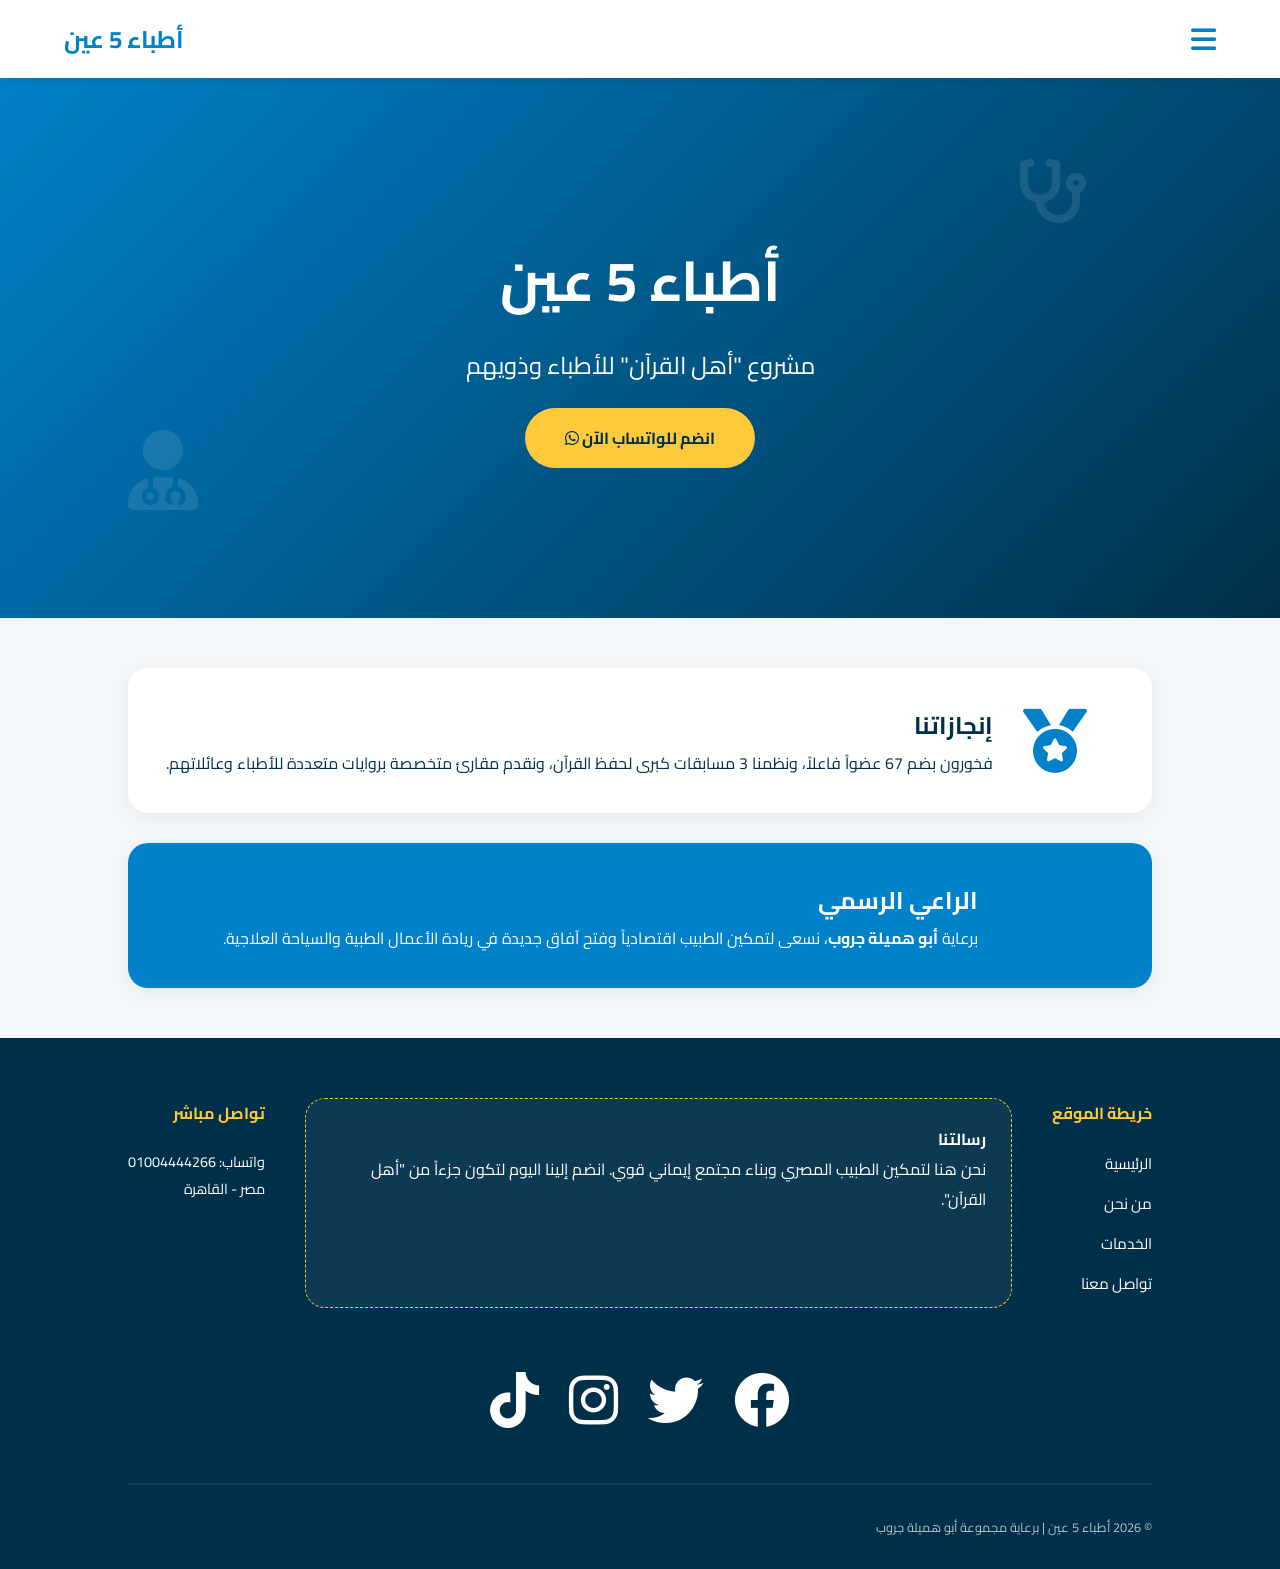
<file: index.html>
<!DOCTYPE html>
<html lang="ar" dir="rtl">
<head>
    <meta charset="UTF-8">
    <meta name="viewport" content="width=device-width, initial-scale=1.0">
    <title>أطباء 5 عين | الرئيسية</title>
    <link href="https://fonts.googleapis.com/css2?family=Cairo:wght@400;700;900&display=swap" rel="stylesheet">
    <link rel="stylesheet" href="https://cdnjs.cloudflare.com/ajax/libs/font-awesome/6.0.0/css/all.min.css">
    
    <style>
        :root {
            --primary-blue: #0081C9;
            --dark-blue: #003049;
            --gold: #FFC93C;
            --white: #ffffff;
            --light-bg: #f4f7f9;
        }

        * { box-sizing: border-box; margin: 0; padding: 0; }

        body {
            font-family: 'Cairo', sans-serif;
            background-color: var(--light-bg);
            color: var(--dark-blue);
            overflow-x: hidden;
        }

        /* --- الهيدر (غير مثبت كما طلبت) --- */
        header.main-nav {
            display: flex;
            justify-content: space-between;
            align-items: center;
            padding: 12px 5%;
            background: var(--white);
            box-shadow: 0 2px 10px rgba(0,0,0,0.1);
            position: relative; /* ثابت في مكانه بالأعلى ولا ينزل مع الشاشة */
            z-index: 1000;
        }

        .menu-icon {
            font-size: 1.8rem;
            cursor: pointer;
            color: var(--primary-blue);
        }

        /* --- القائمة الجانبية المدمجة --- */
        .side-menu {
            display: none;
            position: absolute;
            top: 65px;
            right: 5%;
            background: var(--white);
            box-shadow: 0 10px 30px rgba(0,0,0,0.15);
            border-radius: 15px;
            padding: 20px;
            z-index: 2000;
            min-width: 220px;
        }

        .side-menu ul { list-style: none; }
        .side-menu li { margin-bottom: 15px; border-bottom: 1px solid #f0f0f0; padding-bottom: 8px; }
        .side-menu li:last-child { border: none; }
        .side-menu a { text-decoration: none; color: var(--dark-blue); font-weight: 700; display: block; }

        /* --- الواجهة (Hero) --- */
        .hero {
            min-height: 60vh;
            background: linear-gradient(135deg, var(--primary-blue), var(--dark-blue));
            position: relative;
            display: flex;
            align-items: center;
            justify-content: center;
            text-align: center;
            color: var(--white);
            overflow: hidden;
            padding: 40px 20px;
        }

        .bg-icon { position: absolute; opacity: 0.1; animation: float 6s infinite ease-in-out; pointer-events: none; }
        @keyframes float { 0%, 100% { transform: translateY(0); } 50% { transform: translateY(-15px); } }

        /* --- الكروت والمحتوى --- */
        .section-home { padding: 50px 10%; }
        .card-wrapper { display: flex; flex-direction: column; gap: 30px; }
        .info-card {
            display: flex;
            align-items: center;
            padding: 35px;
            border-radius: 20px;
            background: var(--white);
            box-shadow: 0 5px 20px rgba(0,0,0,0.05);
        }
        .info-card:nth-child(even) { flex-direction: row-reverse; background: var(--primary-blue); color: var(--white); }
        .info-card i { font-size: 4rem; margin: 0 30px; color: var(--primary-blue); }
        .info-card:nth-child(even) i { color: var(--gold); }

        .cta-btn {
            display: inline-block;
            margin-top: 20px;
            padding: 15px 40px;
            background: var(--gold);
            color: var(--dark-blue);
            text-decoration: none;
            border-radius: 50px;
            font-weight: bold;
            transition: 0.3s;
        }

        /* --- الفوتر الغني (أيقونات كبيرة + عناوين) --- */
        footer {
            background: var(--dark-blue);
            color: var(--white);
            padding: 60px 10% 30px;
        }

        .footer-content {
            display: flex;
            flex-wrap: wrap;
            justify-content: space-between;
            gap: 40px;
            margin-bottom: 40px;
            text-align: right;
        }

        .footer-links h4 { color: var(--gold); margin-bottom: 20px; }
        .footer-links ul { list-style: none; }
        .footer-links li { margin-bottom: 10px; }
        .footer-links a { color: var(--white); text-decoration: none; font-size: 0.95rem; }

        .cta-footer {
            flex: 1.5;
            background: rgba(255, 255, 255, 0.05);
            padding: 25px;
            border-radius: 20px;
            border: 1px dashed var(--gold);
        }

        .social-icons {
            display: flex;
            justify-content: center;
            gap: 30px;
            margin-top: 30px;
        }

        .social-icons a {
            color: var(--white);
            font-size: 3.5rem; /* حجم كبير جداً للأيقونات */
            transition: 0.3s;
        }

        .social-icons a:hover { color: var(--gold); transform: translateY(-5px); }

        @media (max-width: 768px) {
            .info-card, .info-card:nth-child(even) { flex-direction: column; text-align: center; }
            .info-card i { margin: 0 0 20px 0; }
            .footer-content { text-align: center; justify-content: center; }
        }
    </style>
</head>
<body>

<header class="main-nav">
    <div class="menu-icon" onclick="toggleMenu()">
        <i class="fas fa-bars"></i>
    </div>

    <div id="sideMenu" class="side-menu">
        <ul>
            <li><a href="#">الرئيسية</a></li>
            <li><a href="#">من نحن</a></li>
            <li><a href="#">الخدمات</a></li>
            <li><a href="#">تواصل معنا</a></li>
        </ul>
    </div>

    <h3 style="margin:0; color:var(--primary-blue); font-size: 1.5rem;">أطباء 5 عين</h3>
</header>

<section class="hero">
    <i class="fas fa-user-md bg-icon" style="bottom:20%; left:10%; font-size:5rem;"></i>
    <i class="fas fa-stethoscope bg-icon" style="top:15%; right:15%; font-size:4rem;"></i>
    
    <div style="z-index: 10;">
        <h1 style="font-size: 3.5rem; margin-bottom: 10px;">أطباء 5 عين</h1>
        <p style="font-size: 1.5rem;">مشروع "أهل القرآن" للأطباء وذويهم</p>
        <a href="https://chat.whatsapp.com/GiQooG1eZWK7NS5AZQJdMi" target="_blank" class="cta-btn">
            انضم للواتساب الآن <i class="fab fa-whatsapp"></i>
        </a>
    </div>
</section>

<section class="section-home">
    <div class="card-wrapper">
        <div class="info-card">
            <i class="fas fa-medal"></i>
            <div class="card-text">
                <h2>إنجازاتنا</h2>
                <p>فخورون بضم 67 عضواً فاعلاً، ونظمنا 3 مسابقات كبرى لحفظ القرآن، ونقدم مقارئ متخصصة بروايات متعددة للأطباء وعائلاتهم.</p>
            </div>
        </div>

        <div class="info-card">
            <i class="fas fa-building-user"></i>
            <div class="card-text">
                <h2>الراعي الرسمي</h2>
                <p>برعاية <b>أبو هميلة جروب</b>، نسعى لتمكين الطبيب اقتصادياً وفتح آفاق جديدة في ريادة الأعمال الطبية والسياحة العلاجية.</p>
            </div>
        </div>
    </div>
</section>

<footer>
    <div class="footer-content">
        <div class="footer-links">
            <h4>خريطة الموقع</h4>
            <ul>
                <li><a href="#">الرئيسية</a></li>
                <li><a href="#">من نحن</a></li>
                <li><a href="#">الخدمات</a></li>
                <li><a href="#">تواصل معنا</a></li>
            </ul>
        </div>

        <div class="cta-footer">
            <h4>رسالتنا</h4>
            <p>نحن هنا لتمكين الطبيب المصري وبناء مجتمع إيماني قوي. انضم إلينا اليوم لتكون جزءاً من "أهل القرآن".</p>
        </div>

        <div class="footer-links">
            <h4>تواصل مباشر</h4>
            <p style="font-size: 0.9rem;">واتساب: 01004444266<br>مصر - القاهرة</p>
        </div>
    </div>

    <div class="social-icons">
        <a href="https://www.facebook.com/share/14aYzBfgkQr/" target="_blank"><i class="fab fa-facebook"></i></a>
        <a href="https://x.com/doctors5eyes" target="_blank"><i class="fab fa-twitter"></i></a>
        <a href="https://www.instagram.com/doctors5eyes" target="_blank"><i class="fab fa-instagram"></i></a>
        <a href="https://vm.tiktok.com/ZS9LNbrke2kYS-IWZmc/" target="_blank"><i class="fab fa-tiktok"></i></a>
    </div>

    <hr style="opacity: 0.1; margin: 30px 0;">
    <p style="font-size: 0.8rem; opacity: 0.7;">© 2026 أطباء 5 عين | برعاية مجموعة أبو هميلة جروب</p>
</footer>

<script>
    function toggleMenu() {
        var menu = document.getElementById("sideMenu");
        menu.style.display = (menu.style.display === "block") ? "none" : "block";
    }

    // إغلاق القائمة عند الضغط خارجها
    window.onclick = function(event) {
        if (!event.target.matches('.menu-icon') && !event.target.matches('.fa-bars')) {
            var menu = document.getElementById("sideMenu");
            if (menu && menu.style.display === "block") {
                menu.style.display = "none";
            }
        }
    }
</script>

</body>
</html>
</file>
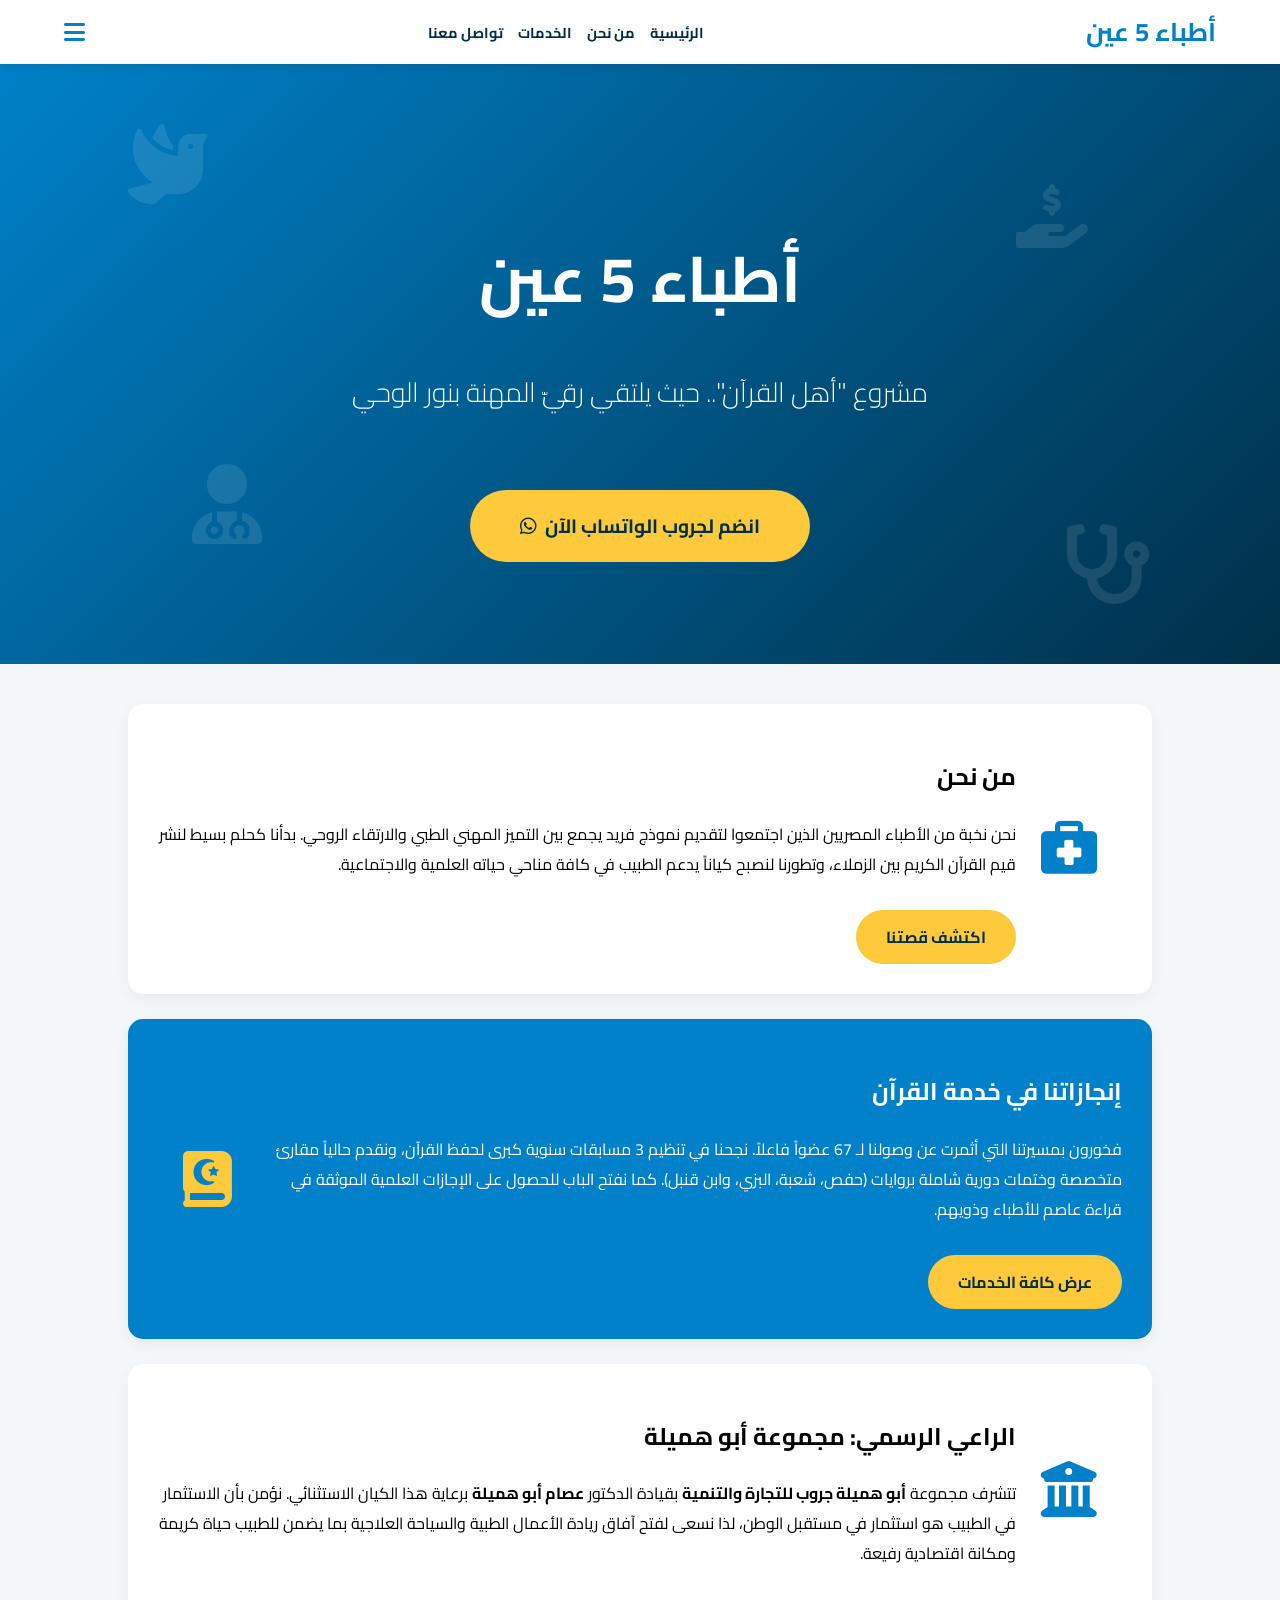
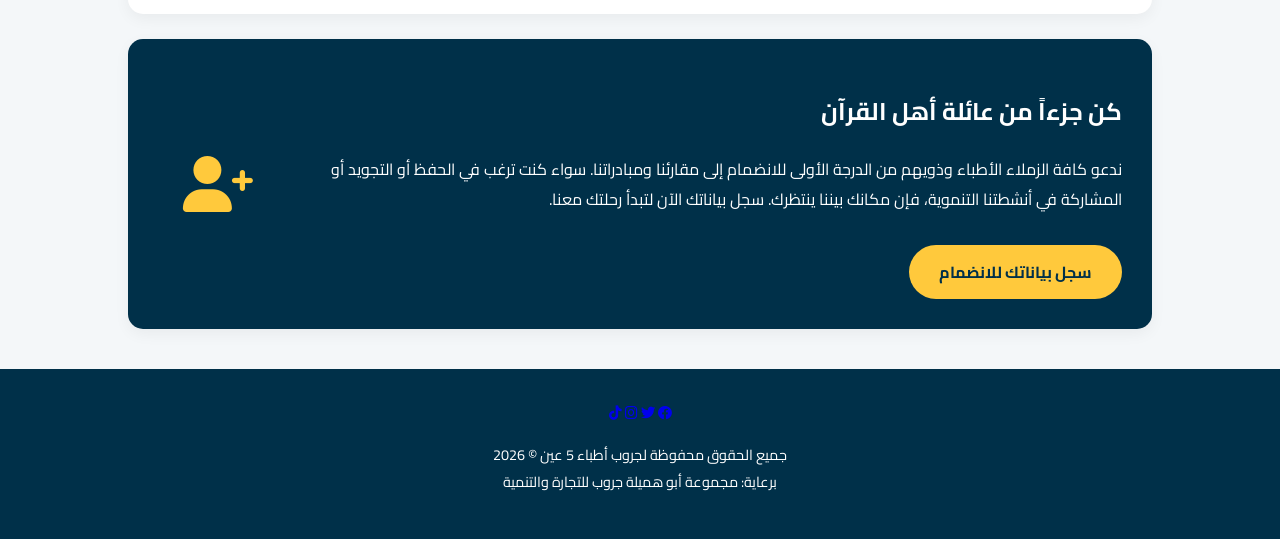
<file: my-website/index.html>
<!DOCTYPE html>
<html lang="ar">
<head>
    <meta charset="UTF-8">
    <title>أطباء 5 عين | الرئيسية</title>
    <link rel="stylesheet" href="style.css">
    <link href="https://fonts.googleapis.com/css2?family=Cairo:wght@400;700;900&display=swap" rel="stylesheet">
    <link rel="stylesheet" href="https://cdnjs.cloudflare.com/ajax/libs/font-awesome/6.0.0/css/all.min.css">
</head>
<body>

<header class="main-nav">
    <h3 style="margin:0; color:var(--primary-blue); font-size: 1.6rem;">أطباء 5 عين</h3>
    <ul class="nav-links">
        <li><a href="index.html">الرئيسية</a></li>
        <li><a href="about.html">من نحن</a></li>
        <li><a href="services.html">الخدمات</a></li>
        <li><a href="contact.html">تواصل معنا</a></li>
    </ul>
    <div class="menu-icon" style="font-size: 1.5rem; cursor: pointer; color: var(--primary-blue);"><i class="fas fa-bars"></i></div>
</header>

<section class="hero">
    <i class="fas fa-dove bg-icon" style="top:10%; left:10%; font-size:5rem;"></i>
    <i class="fas fa-stethoscope bg-icon" style="bottom:10%; right:10%; font-size:5rem;"></i>
    <i class="fas fa-hand-holding-dollar bg-icon" style="top:20%; right:15%; font-size:4rem;"></i>
    <i class="fas fa-user-md bg-icon" style="bottom:20%; left:15%; font-size:5rem;"></i> <div style="z-index: 10;">
        <h1 style="font-size: 4rem; margin-bottom: 10px;">أطباء 5 عين</h1>
        <p style="font-size: 1.7rem; font-weight: 300;">مشروع "أهل القرآن".. حيث يلتقي رقيّ المهنة بنور الوحي</p>
        <br>
        <a href="https://chat.whatsapp.com/GiQooG1eZWK7NS5AZQJdMi" target="_blank" class="cta-btn" style="background:var(--gold); color:var(--dark-blue); padding:18px 50px; font-size: 1.2rem; border-radius: 50px;">انضم لجروب الواتساب الآن <i class="fab fa-whatsapp"></i></a>
    </div>
</section>

<section class="section-home">
    <div class="card-wrapper">
        
        <div class="info-card">
            <i class="fas fa-briefcase-medical"></i>
            <div class="card-text">
                <h2>من نحن</h2>
                <p>نحن نخبة من الأطباء المصريين الذين اجتمعوا لتقديم نموذج فريد يجمع بين التميز المهني الطبي والارتقاء الروحي. بدأنا كحلم بسيط لنشر قيم القرآن الكريم بين الزملاء، وتطورنا لنصبح كياناً يدعم الطبيب في كافة مناحي حياته العلمية والاجتماعية.</p>
                <a href="about.html" class="cta-btn">اكتشف قصتنا</a>
            </div>
        </div>

        <div class="info-card">
            <i class="fas fa-book-quran"></i>
            <div class="card-text">
                <h2>إنجازاتنا في خدمة القرآن</h2>
                <p>فخورون بمسيرتنا التي أثمرت عن وصولنا لـ 67 عضواً فاعلاً. نجحنا في تنظيم 3 مسابقات سنوية كبرى لحفظ القرآن، ونقدم حالياً مقارئ متخصصة وختمات دورية شاملة بروايات (حفص، شعبة، البزي، وابن قنبل). كما نفتح الباب للحصول على الإجازات العلمية الموثقة في قراءة عاصم للأطباء وذويهم.</p>
                <a href="services.html" class="cta-btn">عرض كافة الخدمات</a>
            </div>
        </div>

        <div class="info-card">
            <i class="fas fa-building-columns"></i>
            <div class="card-text">
                <h2>الراعي الرسمي: مجموعة أبو هميلة</h2>
                <p>تتشرف مجموعة <b>أبو هميلة جروب للتجارة والتنمية</b> بقيادة الدكتور <b>عصام أبو هميلة</b> برعاية هذا الكيان الاستثنائي. نؤمن بأن الاستثمار في الطبيب هو استثمار في مستقبل الوطن، لذا نسعى لفتح آفاق ريادة الأعمال الطبية والسياحة العلاجية بما يضمن للطبيب حياة كريمة ومكانة اقتصادية رفيعة.</p>
            </div>
        </div>

        <div class="info-card" style="background: var(--dark-blue); color: white;">
            <i class="fas fa-user-plus" style="color: var(--gold);"></i>
            <div class="card-text">
                <h2>كن جزءاً من عائلة أهل القرآن</h2>
                <p>ندعو كافة الزملاء الأطباء وذويهم من الدرجة الأولى للانضمام إلى مقارئنا ومبادراتنا. سواء كنت ترغب في الحفظ أو التجويد أو المشاركة في أنشطتنا التنموية، فإن مكانك بيننا ينتظرك. سجل بياناتك الآن لتبدأ رحلتك معنا.</p>
                <a href="contact.html" class="cta-btn" style="background: var(--gold); color: var(--dark-blue);">سجل بياناتك للانضمام</a>
            </div>
        </div>

    </div>
</section>

<footer>
    <div class="social-icons">
        <a href="https://www.facebook.com/share/14aYzBfgkQr/"><i class="fab fa-facebook"></i></a>
        <a href="https://x.com/doctors5eyes"><i class="fab fa-twitter"></i></a>
        <a href="https://www.instagram.com/doctors5eyes"><i class="fab fa-instagram"></i></a>
        <a href="https://vm.tiktok.com/ZS9LNbrke2kYS-IWZmc/"><i class="fab fa-tiktok"></i></a>
    </div>
    <p>جميع الحقوق محفوظة لجروب أطباء 5 عين © 2026<br>برعاية: مجموعة أبو هميلة جروب للتجارة والتنمية</p>
</footer>

<script>
    function toggleMenu() {
        var menu = document.getElementById("sideMenu");
        if (menu.style.display === "none") {
            menu.style.display = "block";
        } else {
            menu.style.display = "none";
        }
    }
</script>

</body>
</html>
</file>
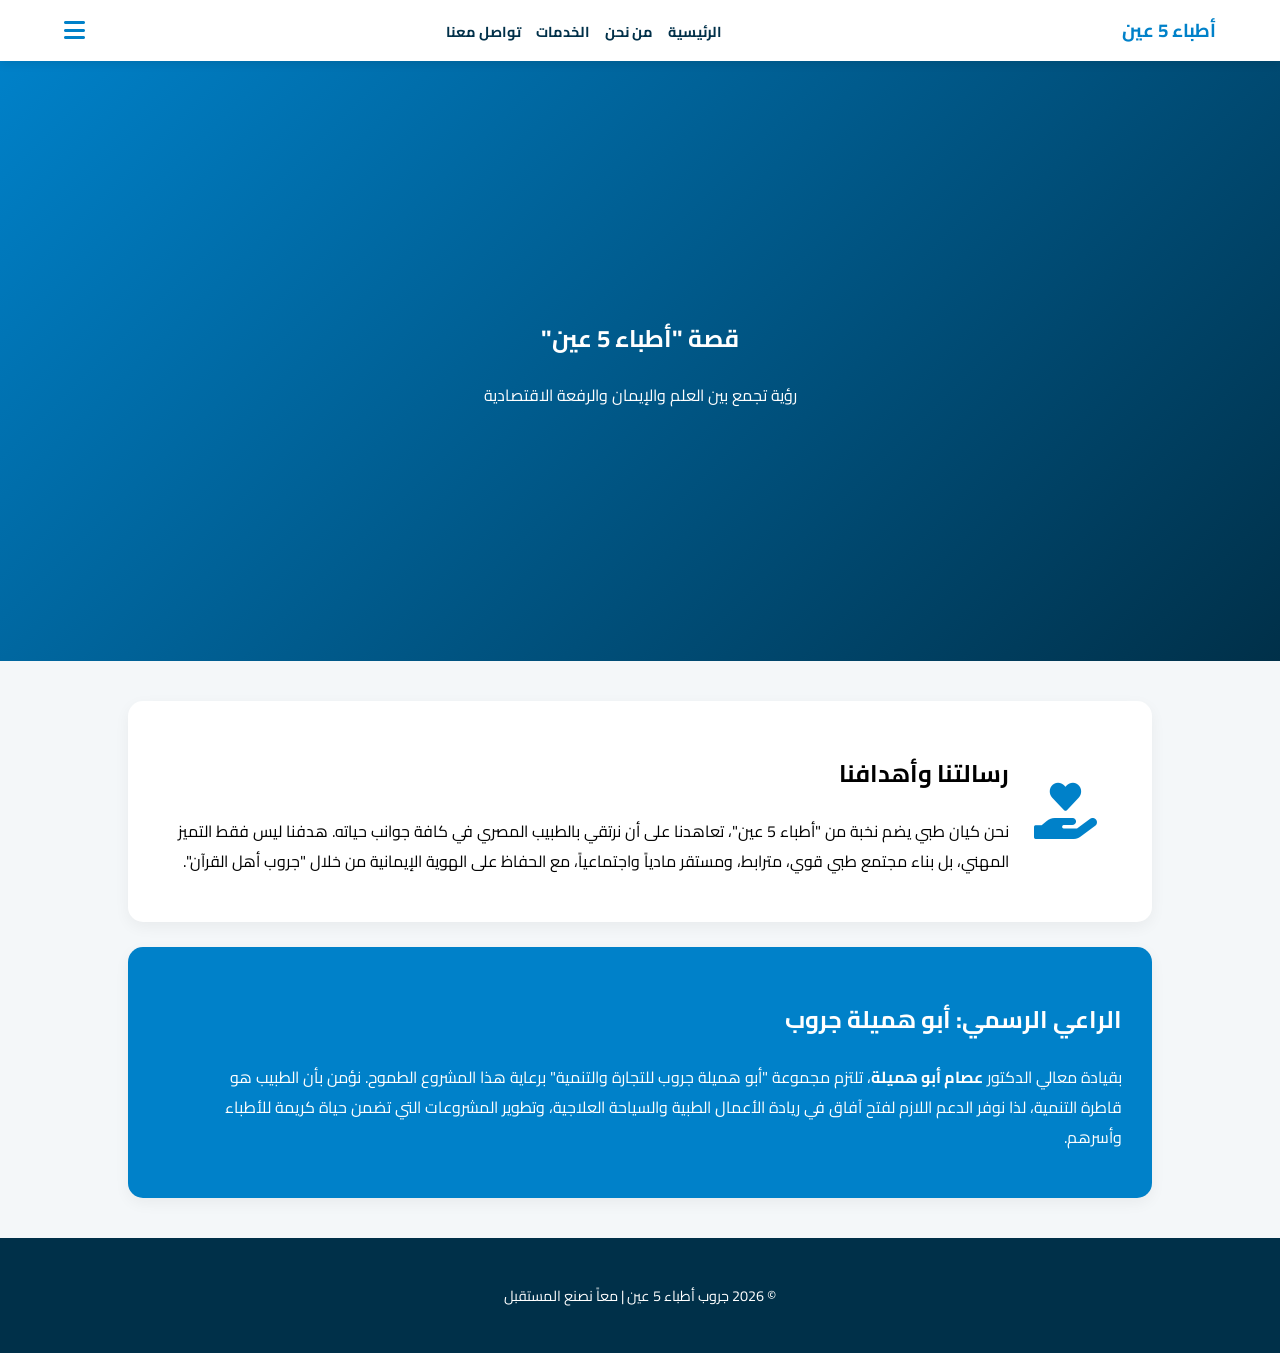
<file: my-website/about.html>
<!DOCTYPE html>
<html lang="ar">
<head>
    <meta charset="UTF-8">
    <title>من نحن | أطباء 5 عين</title>
    <link rel="stylesheet" href="style.css">
    <link href="https://fonts.googleapis.com/css2?family=Cairo:wght@400;700;900&display=swap" rel="stylesheet">
    <link rel="stylesheet" href="https://cdnjs.cloudflare.com/ajax/libs/font-awesome/6.0.0/css/all.min.css">
</head>
<body>

<header class="main-nav">
    <h3 style="margin:0; color:var(--primary-blue);">أطباء 5 عين</h3>
    <ul class="nav-links">
        <li><a href="index.html">الرئيسية</a></li>
        <li><a href="about.html">من نحن</a></li>
        <li><a href="services.html">الخدمات</a></li>
        <li><a href="contact.html">تواصل معنا</a></li>
    </ul>
    <div class="menu-icon" style="font-size: 1.5rem; cursor: pointer; color: var(--primary-blue);"><i class="fas fa-bars"></i></div>
</header>

<section class="hero" style="height: 40vh;">
    <i class="fas fa-users-medical bg-icon" style="top:10%; left:10%; font-size:4rem;"></i>
    <div style="z-index: 10;">
        <h1>قصة "أطباء 5 عين"</h1>
        <p>رؤية تجمع بين العلم والإيمان والرفعة الاقتصادية</p>
    </div>
</section>

<section class="section-home">
    <div class="card-wrapper">
        <div class="info-card">
            <i class="fas fa-hand-holding-heart"></i>
            <div class="card-text">
                <h2>رسالتنا وأهدافنا</h2>
                <p>نحن كيان طبي يضم نخبة من "أطباء 5 عين"، تعاهدنا على أن نرتقي بالطبيب المصري في كافة جوانب حياته. هدفنا ليس فقط التميز المهني، بل بناء مجتمع طبي قوي، مترابط، ومستقر مادياً واجتماعياً، مع الحفاظ على الهوية الإيمانية من خلال "جروب أهل القرآن".</p>
            </div>
        </div>

        <div class="info-card">
            <i class="fas fa-building-shield"></i>
            <div class="card-text">
                <h2>الراعي الرسمي: أبو هميلة جروب</h2>
                <p>بقيادة معالي الدكتور <b>عصام أبو هميلة</b>، تلتزم مجموعة "أبو هميلة جروب للتجارة والتنمية" برعاية هذا المشروع الطموح. نؤمن بأن الطبيب هو قاطرة التنمية، لذا نوفر الدعم اللازم لفتح آفاق في ريادة الأعمال الطبية والسياحة العلاجية، وتطوير المشروعات التي تضمن حياة كريمة للأطباء وأسرهم.</p>
            </div>
        </div>
    </div>
</section>

<footer>
    <p>© 2026 جروب أطباء 5 عين | معاً نصنع المستقبل</p>
</footer>

</body>
</html>
</file>
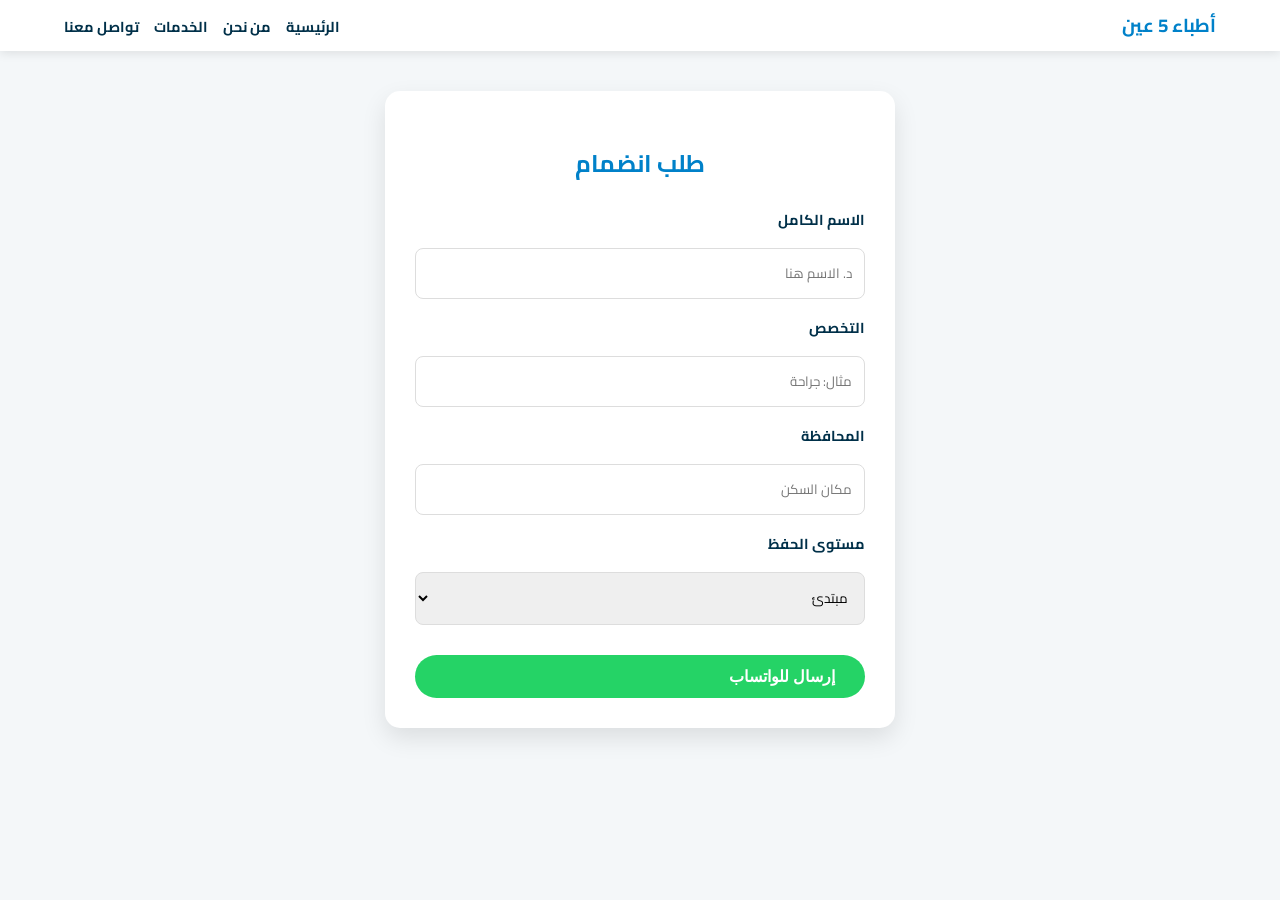
<file: my-website/contact.html>
<!DOCTYPE html>
<html lang="ar">
<head>
    <meta charset="UTF-8">
    <title>تواصل معنا | أطباء 5 عين</title>
    <link rel="stylesheet" href="style.css">
    <link href="https://fonts.googleapis.com/css2?family=Cairo:wght@400;700&display=swap" rel="stylesheet">
</head>
<body>
    <header class="main-nav">
        <h3 style="margin:0; color:var(--primary-blue);">أطباء 5 عين</h3>
        <ul class="nav-links">
            <li><a href="index.html">الرئيسية</a></li>
            <li><a href="about.html">من نحن</a></li>
            <li><a href="services.html">الخدمات</a></li>
            <li><a href="contact.html">تواصل معنا</a></li>
        </ul>
    </header>

    <div class="contact-box">
        <h2 style="text-align: center; color: var(--primary-blue); margin-bottom: 20px;">طلب انضمام</h2>
        <form class="contact-form">
            <label>الاسم الكامل</label>
            <input type="text" id="name" placeholder="د. الاسم هنا" required>

            <label>التخصص</label>
            <input type="text" id="job" placeholder="مثال: جراحة" required>

            <label>المحافظة</label>
            <input type="text" id="address" placeholder="مكان السكن" required>

            <label>مستوى الحفظ</label>
            <select id="parts">
                <option>مبتدئ</option>
                <option>5 أجزاء</option>
                <option>15 جزء</option>
                <option>خاتم</option>
            </select>

            <button type="button" onclick="sendWA()" class="cta-btn" style="width:100%; border:none; cursor:pointer; background:#25d366; color:white;">إرسال للواتساب</button>
        </form>
    </div>

    <script>
    function sendWA() {
        let n = document.getElementById('name').value;
        let j = document.getElementById('job').value;
        let a = document.getElementById('address').value;
        let p = document.getElementById('parts').value;
        let msg = `طلب انضمام:%0Aالاسم: ${n}%0Aالتخصص: ${j}%0Aالسكن: ${a}%0Aالحفظ: ${p}`;
        window.open(`https://api.whatsapp.com/send?phone=201004444266&text=${msg}`);
    }
    </script>
</body>
</html>
</file>
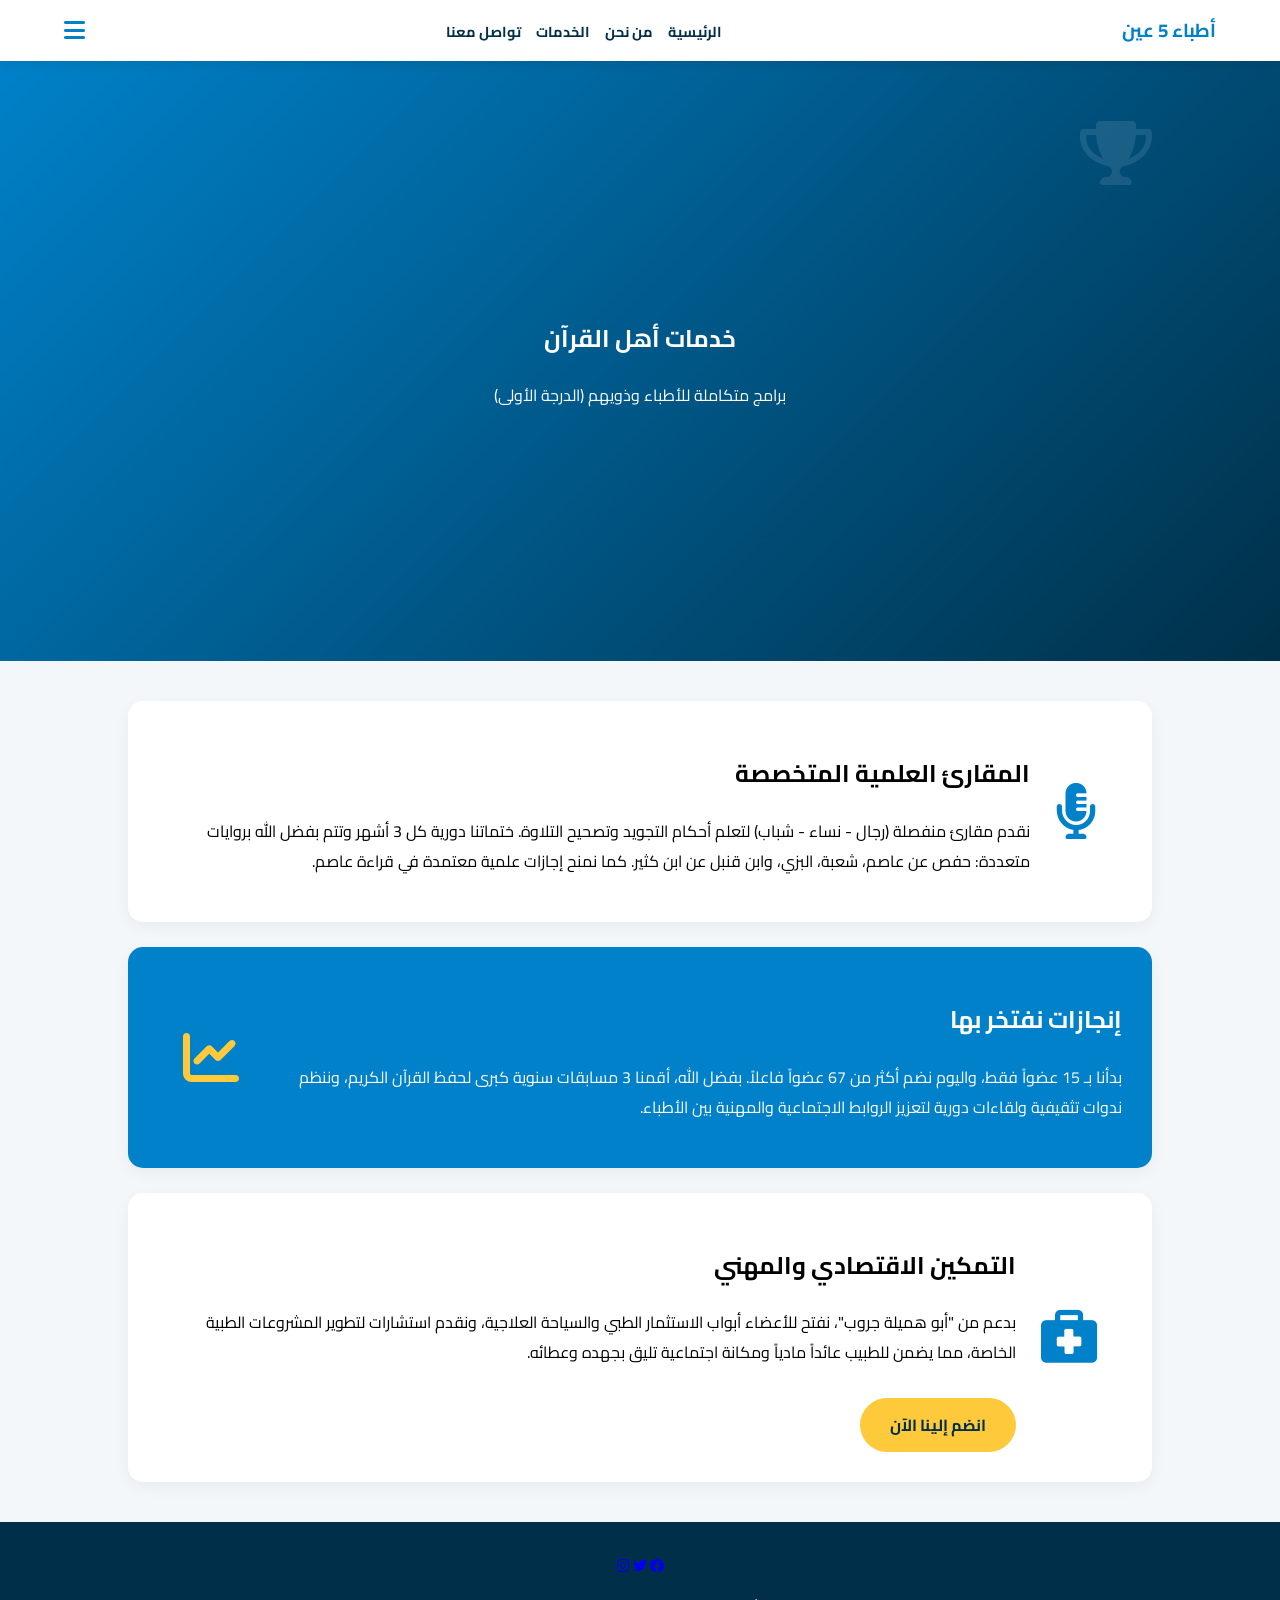
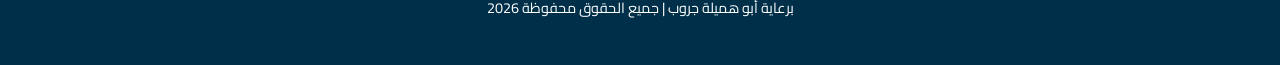
<file: my-website/services.html>
<!DOCTYPE html>
<html lang="ar">
<head>
    <meta charset="UTF-8">
    <title>خدماتنا وإنجازاتنا | أطباء 5 عين</title>
    <link rel="stylesheet" href="style.css">
    <link href="https://fonts.googleapis.com/css2?family=Cairo:wght@400;700;900&display=swap" rel="stylesheet">
    <link rel="stylesheet" href="https://cdnjs.cloudflare.com/ajax/libs/font-awesome/6.0.0/css/all.min.css">
</head>
<body>

<header class="main-nav">
    <h3 style="margin:0; color:var(--primary-blue);">أطباء 5 عين</h3>
    <ul class="nav-links">
        <li><a href="index.html">الرئيسية</a></li>
        <li><a href="about.html">من نحن</a></li>
        <li><a href="services.html">الخدمات</a></li>
        <li><a href="contact.html">تواصل معنا</a></li>
    </ul>
    <div class="menu-icon" style="font-size: 1.5rem; cursor: pointer; color: var(--primary-blue);"><i class="fas fa-bars"></i></div>
</header>

<section class="hero" style="height: 40vh;">
    <i class="fas fa-trophy bg-icon" style="top:10%; right:10%; font-size:4rem;"></i>
    <div style="z-index: 10;">
        <h1>خدمات أهل القرآن</h1>
        <p>برامج متكاملة للأطباء وذويهم (الدرجة الأولى)</p>
    </div>
</section>

<section class="section-home">
    <div class="card-wrapper">
        <div class="info-card">
            <i class="fas fa-microphone-alt"></i>
            <div class="card-text">
                <h2>المقارئ العلمية المتخصصة</h2>
                <p>نقدم مقارئ منفصلة (رجال - نساء - شباب) لتعلم أحكام التجويد وتصحيح التلاوة. ختماتنا دورية كل 3 أشهر وتتم بفضل الله بروايات متعددة: حفص عن عاصم، شعبة، البزي، وابن قنبل عن ابن كثير. كما نمنح إجازات علمية معتمدة في قراءة عاصم.</p>
            </div>
        </div>

        <div class="info-card">
            <i class="fas fa-chart-line"></i>
            <div class="card-text">
                <h2>إنجازات نفتخر بها</h2>
                <p>بدأنا بـ 15 عضواً فقط، واليوم نضم أكثر من 67 عضواً فاعلاً. بفضل الله، أقمنا 3 مسابقات سنوية كبرى لحفظ القرآن الكريم، وننظم ندوات تثقيفية ولقاءات دورية لتعزيز الروابط الاجتماعية والمهنية بين الأطباء.</p>
            </div>
        </div>

        <div class="info-card">
            <i class="fas fa-briefcase-medical"></i>
            <div class="card-text">
                <h2>التمكين الاقتصادي والمهني</h2>
                <p>بدعم من "أبو هميلة جروب"، نفتح للأعضاء أبواب الاستثمار الطبي والسياحة العلاجية، ونقدم استشارات لتطوير المشروعات الطبية الخاصة، مما يضمن للطبيب عائداً مادياً ومكانة اجتماعية تليق بجهده وعطائه.</p>
                <a href="contact.html" class="cta-btn">انضم إلينا الآن</a>
            </div>
        </div>
    </div>
</section>

<footer>
    <div class="social-icons">
        <a href="https://www.facebook.com/share/14aYzBfgkQr/"><i class="fab fa-facebook"></i></a>
        <a href="https://x.com/doctors5eyes"><i class="fab fa-twitter"></i></a>
        <a href="https://www.instagram.com/doctors5eyes"><i class="fab fa-instagram"></i></a>
    </div>
    <p>برعاية أبو هميلة جروب | جميع الحقوق محفوظة 2026</p>
</footer>

</body>
</html>
</file>
<file: my-website/style.css>
:root {
    --primary-blue: #0081C9;
    --dark-blue: #003049;
    --gold: #FFC93C;
    --white: #ffffff;
}

body {
    font-family: 'Cairo', sans-serif;
    direction: rtl;
    margin: 0;
    background-color: #f4f7f9;
}

/* تصغير الهيدر */
header.main-nav {
    display: flex;
    justify-content: space-between;
    align-items: center;
    padding: 8px 5%; /* تقليل الارتفاع */
    background: white;
    box-shadow: 0 2px 10px rgba(0,0,0,0.1);
    position: sticky;
    top: 0;
    z-index: 1000;
}

.nav-links { display: flex; list-style: none; gap: 15px; margin: 0; }
.nav-links a { text-decoration: none; color: var(--dark-blue); font-weight: 700; font-size: 0.9rem; transition: 0.3s; }

/* تصغير قسم الهيرو مع ضمان المرونة */
.hero {
    min-height: 60vh; /* تصغير الارتفاع الكلي */
    background: linear-gradient(135deg, var(--primary-blue), var(--dark-blue));
    position: relative; 
    display: flex; 
    align-items: center; 
    justify-content: center;
    text-align: center; 
    color: white; 
    overflow: hidden;
    padding: 30px 20px;
}

.bg-icon { position: absolute; opacity: 0.1; animation: float 6s infinite ease-in-out; z-index: 1; }
@keyframes float { 0%, 100% { transform: translateY(0); } 50% { transform: translateY(-15px); } }

/* تصغير الكروت والمحتوى */
.section-home { padding: 40px 10%; }
.card-wrapper { display: flex; flex-direction: column; gap: 25px; }

.info-card {
    display: flex;
    align-items: center;
    padding: 30px;
    border-radius: 15px;
    background: white;
    box-shadow: 0 5px 15px rgba(0,0,0,0.05);
}

.info-card:nth-child(even) { flex-direction: row-reverse; background: var(--primary-blue); color: white; }
.info-card i { font-size: 3.5rem; margin: 0 25px; color: var(--primary-blue); }
.info-card:nth-child(even) i { color: var(--gold); }

/* زر الواتساب المدمج */
.cta-btn {
    display: inline-flex;
    align-items: center;
    gap: 8px;
    margin-top: 15px;
    padding: 12px 30px;
    background: var(--gold);
    color: var(--dark-blue);
    text-decoration: none;
    border-radius: 30px;
    font-weight: bold;
    font-size: 1rem;
    transition: 0.3s;
}

/* فورم التواصل الطولي المركز */
.contact-box {
    max-width: 450px;
    margin: 40px auto;
    background: white;
    padding: 30px;
    border-radius: 15px;
    box-shadow: 0 10px 25px rgba(0,0,0,0.1);
}

.contact-form { display: flex; flex-direction: column; gap: 15px; }
.contact-form label { font-weight: bold; font-size: 0.9rem; color: var(--dark-blue); }
.contact-form input, .contact-form select {
    padding: 12px;
    border: 1px solid #ddd;
    border-radius: 8px;
    font-family: 'Cairo';
}

footer { background: var(--dark-blue); color: white; text-align: center; padding: 30px; font-size: 0.9rem; }
</file>
